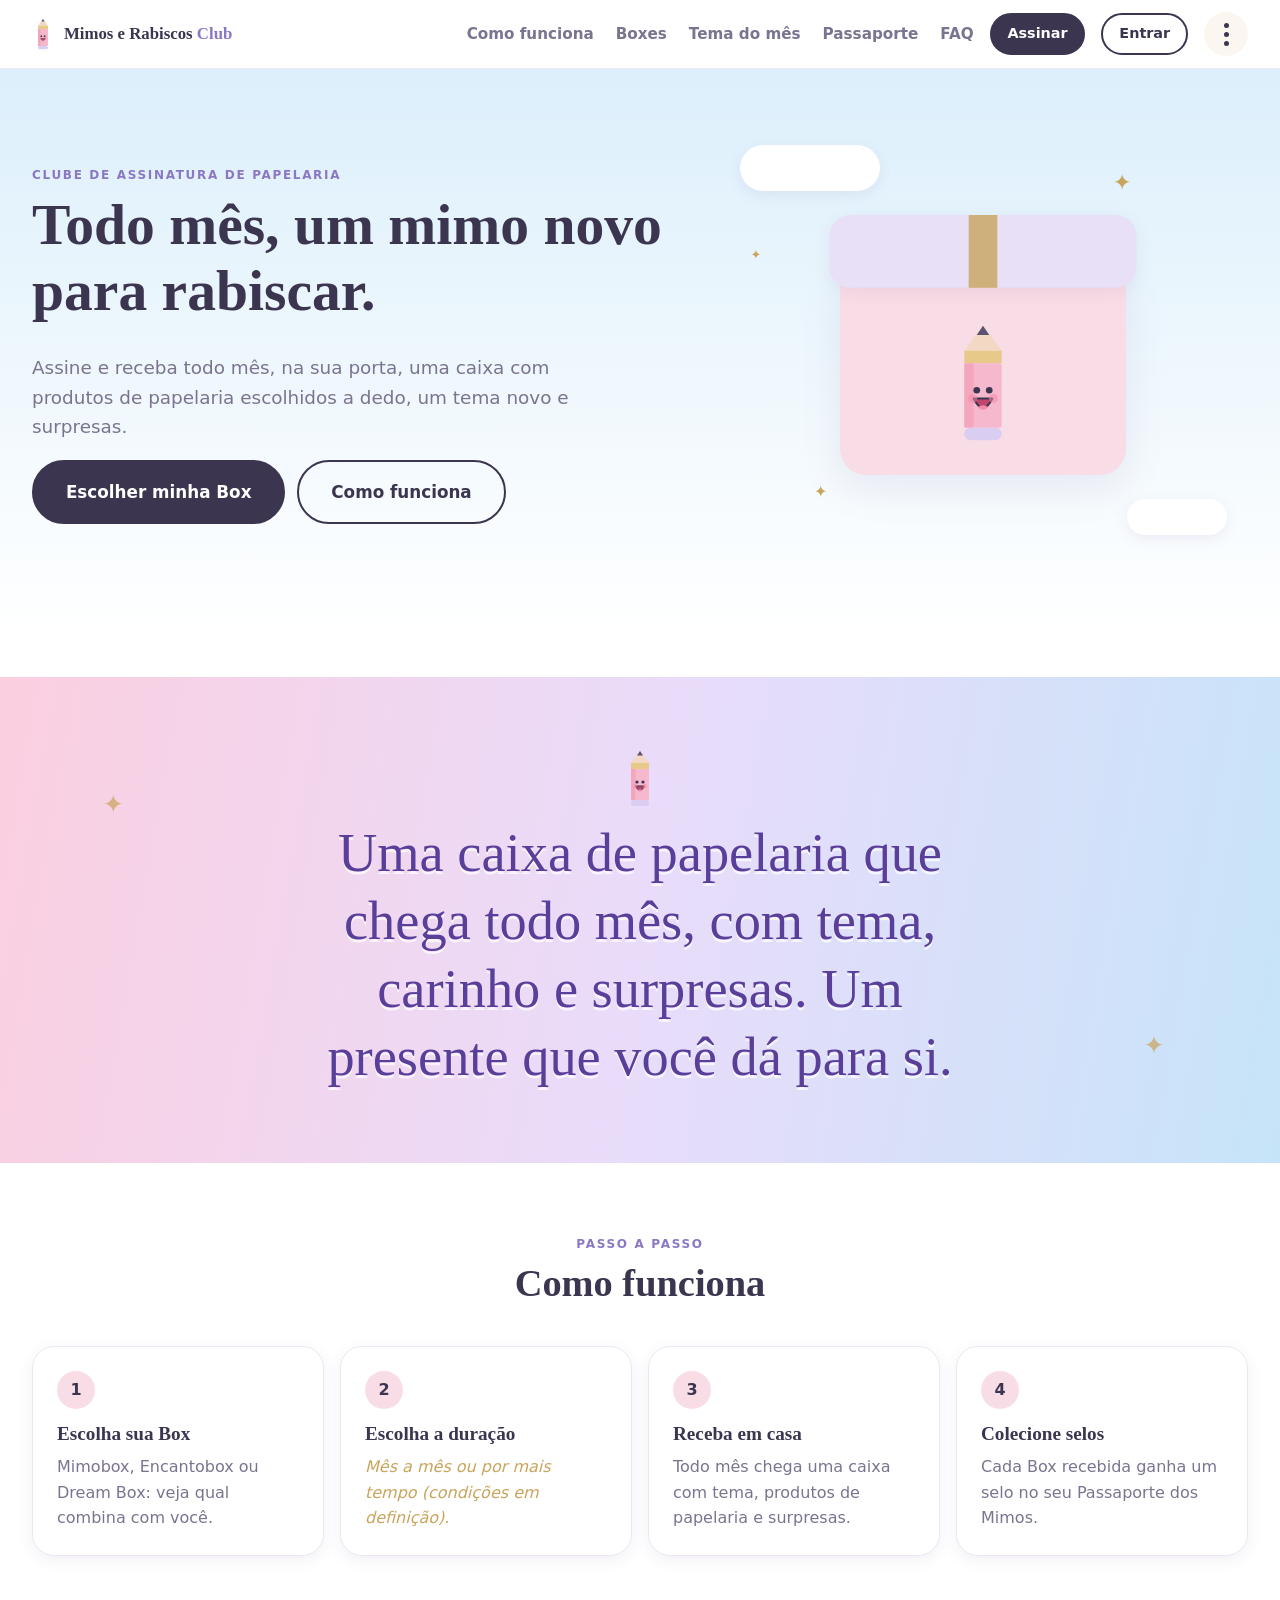
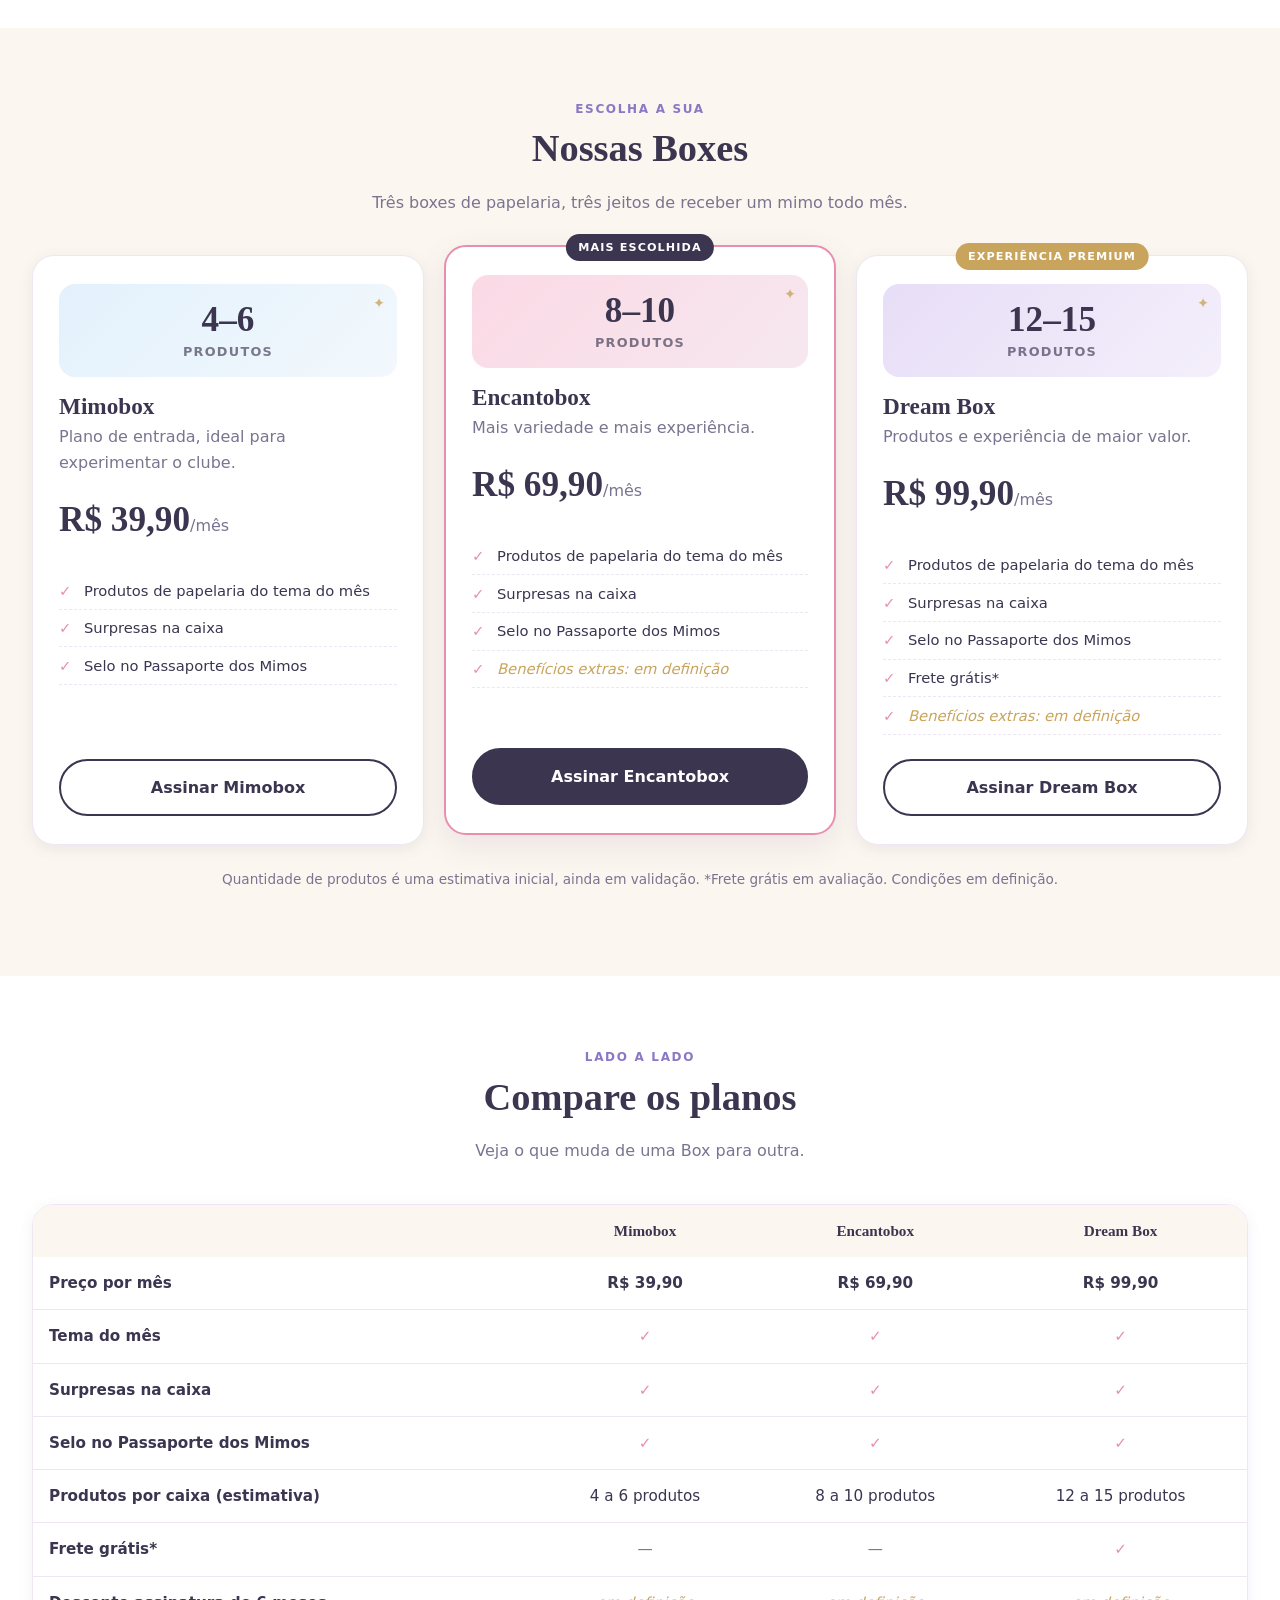
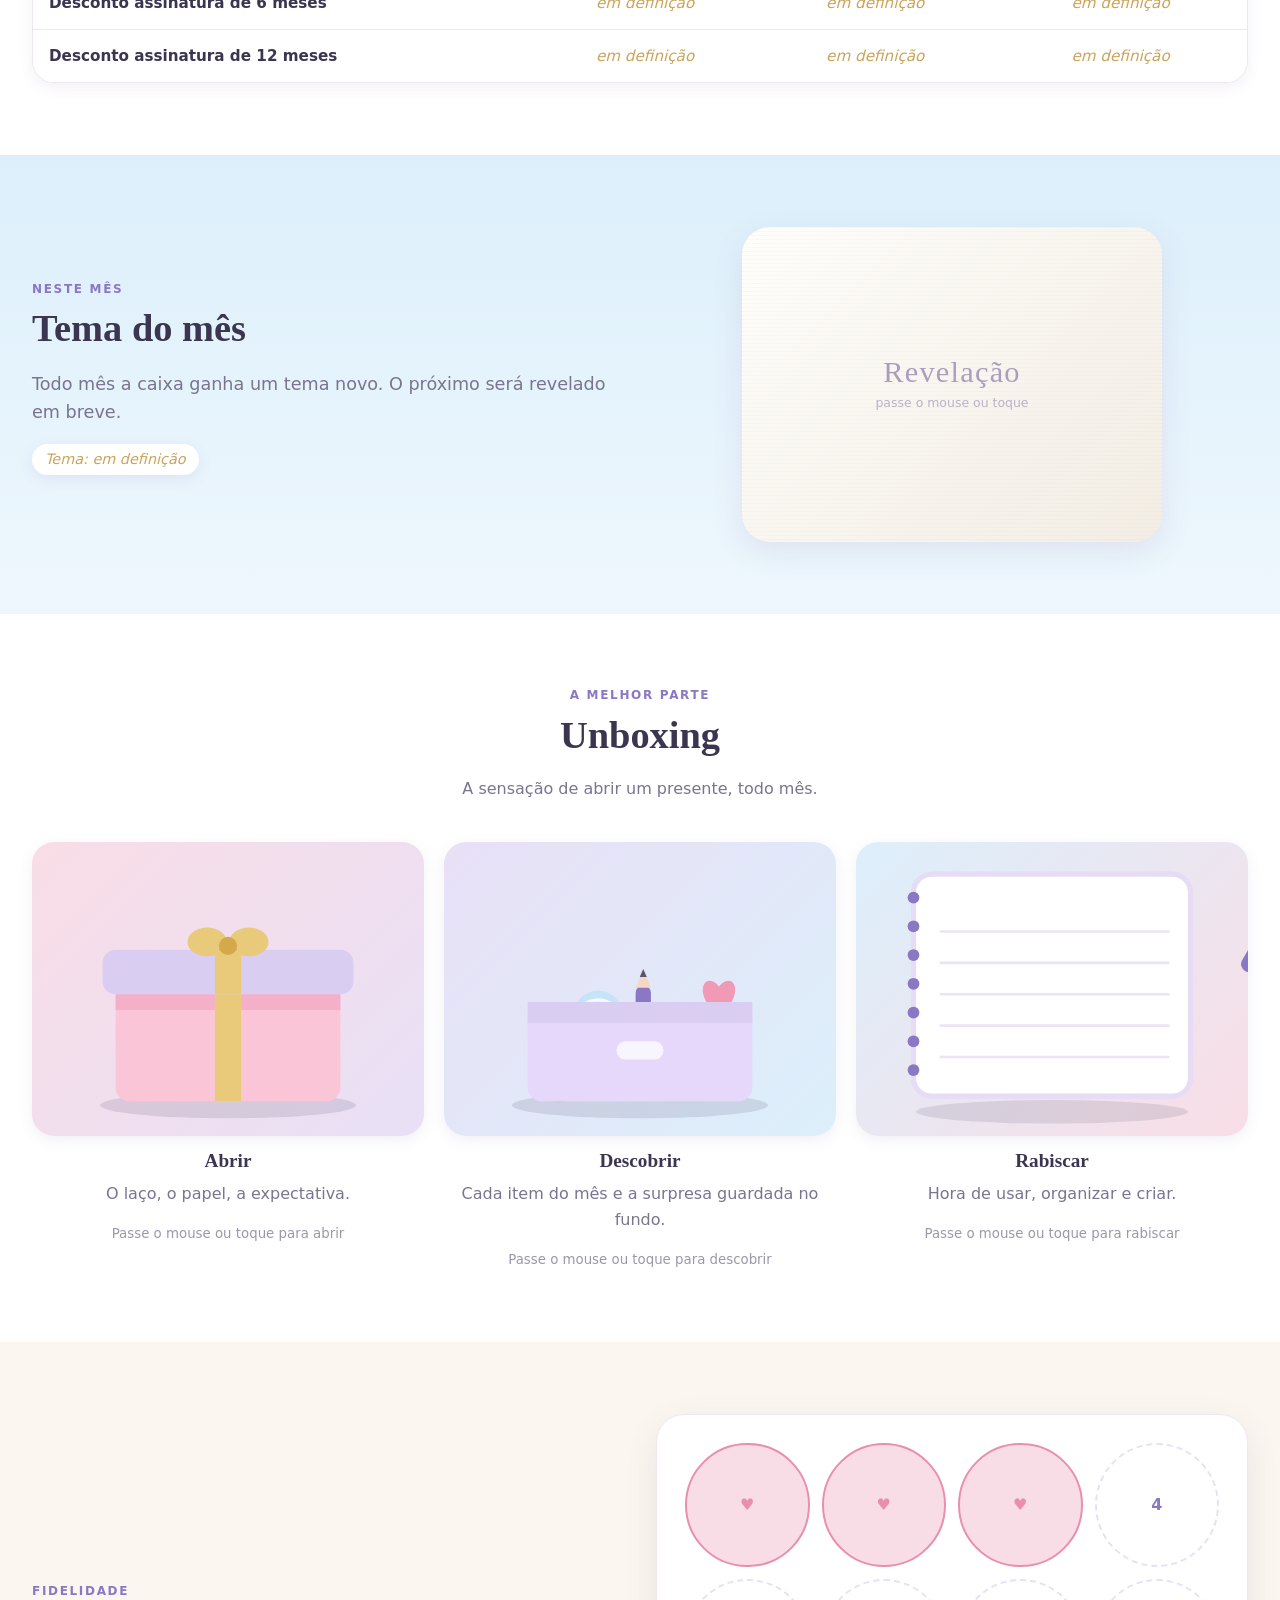
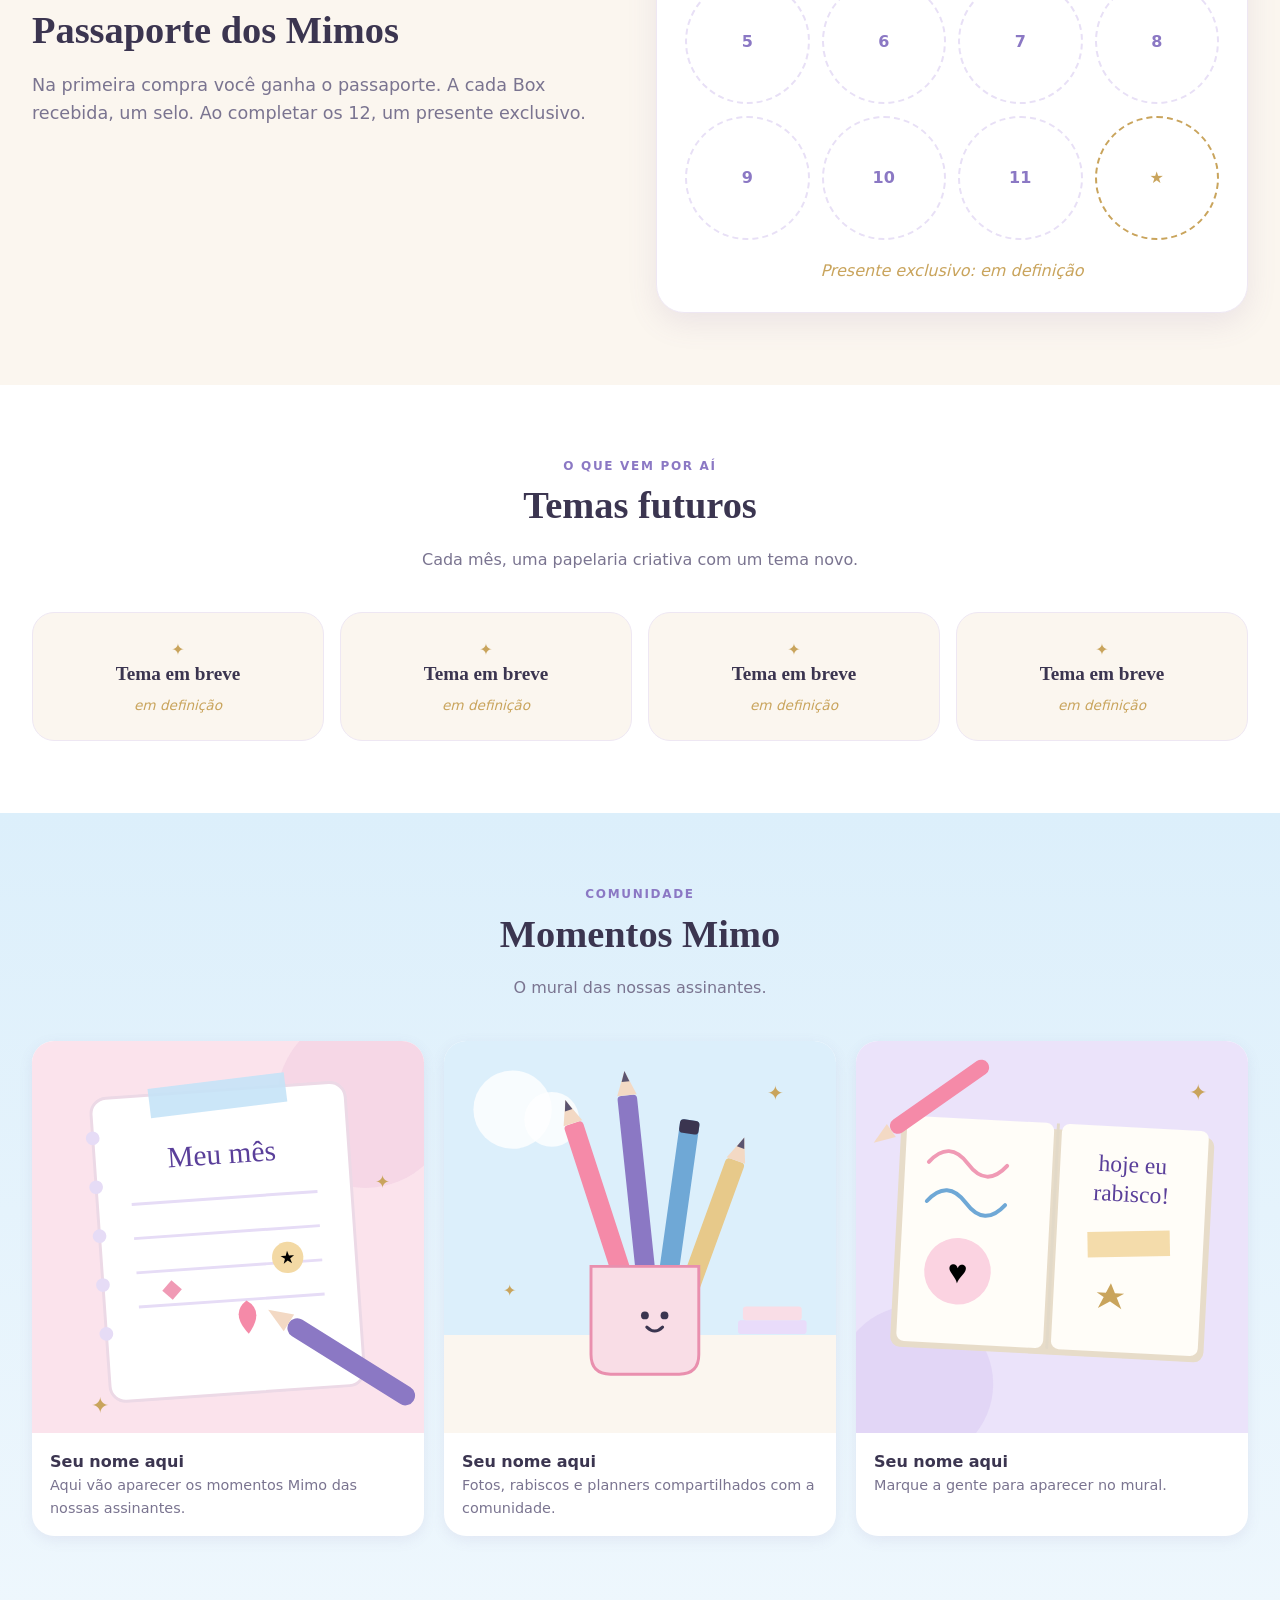
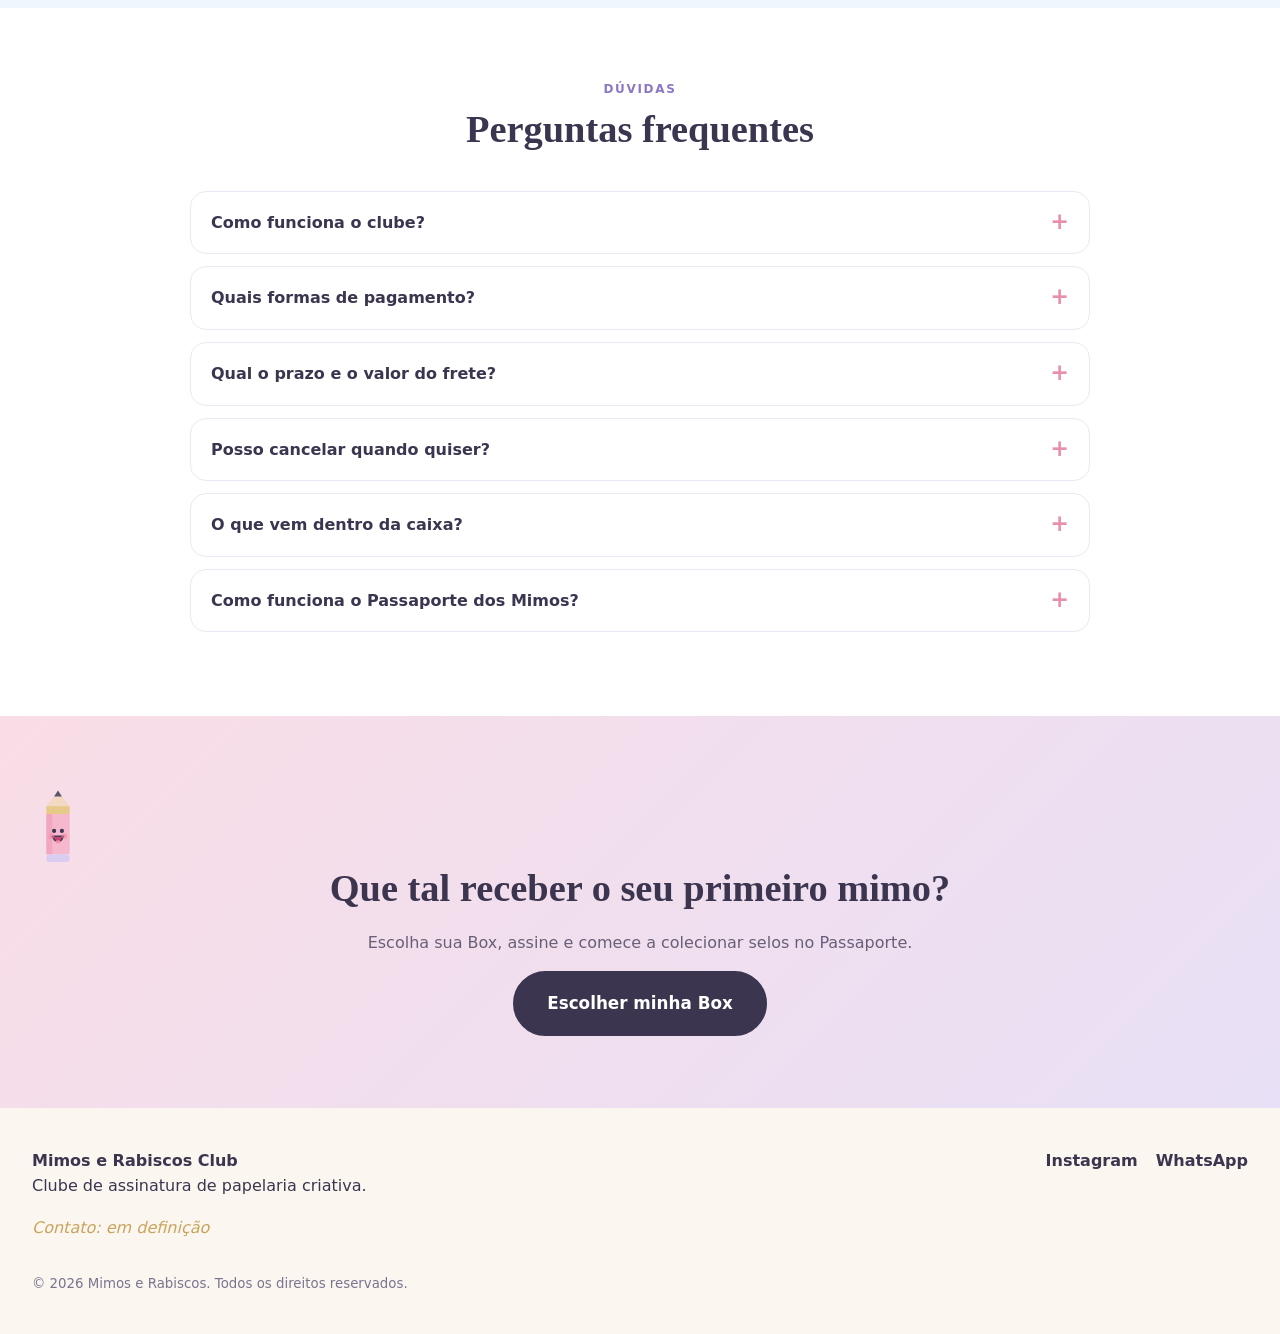
<file: index.html>
<!doctype html>
<html lang="pt-BR">
<head>
  <meta charset="utf-8">
  <meta name="viewport" content="width=device-width, initial-scale=1">
  <meta http-equiv="Content-Security-Policy" content="default-src 'self'; script-src 'self' https://cdn.jsdelivr.net; style-src 'self' 'unsafe-inline' https://fonts.googleapis.com; font-src https://fonts.gstatic.com; img-src 'self' data: blob: https://qrhpahmgcgimmrmlfdcj.supabase.co; connect-src 'self' https://qrhpahmgcgimmrmlfdcj.supabase.co wss://qrhpahmgcgimmrmlfdcj.supabase.co; object-src 'none'; base-uri 'self'; form-action 'self'">
  <meta name="referrer" content="strict-origin-when-cross-origin">
  <script src="js/theme-init.js"></script>
  <title>Mimos e Rabiscos Club | Assinatura de papelaria mensal</title>
  <meta name="description" content="Clube de assinatura de papelaria: receba todo mês uma caixa de papelaria com tema, produtos escolhidos e surpresas. Conheça a Mimobox, Encantobox e Dream Box.">
  <link rel="canonical" href="https://caua080519.github.io/mimos-e-rabiscos-club/">
  <meta name="theme-color" content="#dceffb">
  <meta property="og:type" content="website">
  <meta property="og:locale" content="pt_BR">
  <meta property="og:site_name" content="Mimos e Rabiscos Club">
  <meta property="og:title" content="Mimos e Rabiscos Club | Assinatura de papelaria mensal">
  <meta property="og:description" content="Todo mês, uma caixa de papelaria com tema, produtos escolhidos e surpresas na sua porta.">
  <meta property="og:url" content="https://caua080519.github.io/mimos-e-rabiscos-club/">
  <meta name="twitter:card" content="summary">
  <link rel="preconnect" href="https://fonts.googleapis.com">
  <link rel="preconnect" href="https://fonts.gstatic.com" crossorigin>
  <link href="https://fonts.googleapis.com/css2?family=Fraunces:opsz,wght@9..144,500;9..144,600&family=Nunito:wght@400;600;700&family=Chewy&display=swap" rel="stylesheet">
  <link rel="icon" href="assets/lapis.svg" type="image/svg+xml">
  <script type="application/ld+json">
  {"@context":"https://schema.org","@type":"Organization","name":"Mimos e Rabiscos Club","description":"Clube de assinatura de papelaria: uma caixa de papelaria com tema, produtos escolhidos e surpresas todo mês.","url":"https://caua080519.github.io/mimos-e-rabiscos-club/","logo":"https://caua080519.github.io/mimos-e-rabiscos-club/assets/lapis.svg"}
  </script>
  <link rel="stylesheet" href="css/styles.css">
</head>
<body>

<header class="header" id="top">
  <div class="container header__in">
    <a class="logo" href="#top" aria-label="Mimos e Rabiscos Club">
      <span data-mascot></span>
      <span>Mimos e Rabiscos <em>Club</em></span>
    </a>
    <nav class="nav" id="nav" aria-label="Principal"></nav>
    <a class="btn btn--small" href="assinar.html">Assinar</a>
    <button class="burger" id="burger" aria-label="Abrir menu" aria-expanded="false"><span></span><span></span></button>
  </div>
</header>

<main>
  <noscript><p class="noscript">Para ver as Boxes, os valores e o restante do conteúdo, ative o JavaScript no seu navegador.</p></noscript>
  <section class="hero">
    <div class="container hero__in">
      <div class="hero__text">
        <p class="eyebrow">Clube de assinatura de papelaria</p>
        <h1 id="hero-title"></h1>
        <p class="lead" id="hero-lead"></p>
        <div class="hero__cta">
          <a class="btn btn--lg" href="#boxes">Escolher minha Box</a>
          <a class="btn btn--ghost btn--lg" href="#como-funciona">Como funciona</a>
        </div>      </div>
      <div class="hero__art" aria-hidden="true">
        <div class="cloud cloud--a"></div>
        <div class="cloud cloud--b"></div>
        <div class="box-art">
          <div class="box-art__lid"></div>
          <div class="box-art__body">
            <span data-mascot class="mascot--hero"></span>
          </div>
        </div>
        <span class="spark spark--1">✦</span><span class="spark spark--2">✦</span><span class="spark spark--3">✦</span>
      </div>
    </div>
  </section>

  <section class="statement">
    <div class="container">
      <span data-mascot class="mascot--small"></span>
      <p class="statement__text"><mark id="statement"></mark></p>
    </div>
  </section>

  <section class="section" id="como-funciona">
    <div class="container">
      <header class="section__head">
        <p class="eyebrow">Passo a passo</p>
        <h2>Como funciona</h2>
      </header>
      <ol class="steps" id="steps"></ol>
    </div>
  </section>

  <section class="section section--tint" id="boxes">
    <div class="container">
      <header class="section__head">
        <p class="eyebrow">Escolha a sua</p>
        <h2>Nossas Boxes</h2>
        <p class="sub">Três boxes de papelaria, três jeitos de receber um mimo todo mês.</p>
      </header>
      <div class="plans" id="plans"></div>
      <p class="note" id="shipping-note"></p>
    </div>
  </section>

  <section class="section" id="comparacao">
    <div class="container">
      <header class="section__head">
        <p class="eyebrow">Lado a lado</p>
        <h2>Compare os planos</h2>
        <p class="sub">Veja o que muda de uma Box para outra.</p>
      </header>
      <p class="swipe-hint">Deslize para o lado para ver tudo →</p>
      <div class="table-wrap"><table class="compare" id="compare"></table></div>
    </div>
  </section>

  <section class="section section--sky" id="tema">
    <div class="container theme">
      <div>
        <p class="eyebrow">Neste mês</p>
        <h2 id="theme-name"></h2>
        <p class="lead" id="theme-text"></p>
        <p class="tag tbd" id="theme-month"></p>
      </div>
      <div class="theme__card tear" tabindex="0" role="button" aria-label="Passe o mouse ou toque para revelar o tema">
        <div class="tear__art" aria-hidden="true">
          <span data-mascot class="mascot--small"></span>
          <strong>Tema surpresa</strong>
          <small class="tbd">em definição</small>
          <i class="tear__spark tear__spark--1">✦</i><i class="tear__spark tear__spark--2">✦</i><i class="tear__spark tear__spark--3">✦</i>
        </div>
        <div class="tear__paper" aria-hidden="true"></div>
      </div>
    </div>
  </section>

  <section class="section" id="unboxing">
    <div class="container">
      <header class="section__head">
        <p class="eyebrow">A melhor parte</p>
        <h2>Unboxing</h2>
        <p class="sub">A sensação de abrir um presente, todo mês.</p>
      </header>
      <div class="unbox" id="unbox"></div>
    </div>
  </section>

  <section class="section section--tint" id="passaporte">
    <div class="container passport">
      <div class="passport__text">
        <p class="eyebrow">Fidelidade</p>
        <h2>Passaporte dos Mimos</h2>
        <p class="lead" id="passport-text"></p>
      </div>
      <div class="passport__card">
        <div class="stamps" id="stamps"></div>
        <p class="passport__gift tbd" id="passport-gift"></p>
      </div>
    </div>
  </section>

  <section class="section" id="temas">
    <div class="container">
      <header class="section__head">
        <p class="eyebrow">O que vem por aí</p>
        <h2>Temas futuros</h2>
        <p class="sub">Cada mês, uma papelaria criativa com um tema novo.</p>
      </header>
      <div class="future" id="future"></div>
    </div>
  </section>

  <section class="section section--sky" id="momentos">
    <div class="container">
      <header class="section__head">
        <p class="eyebrow">Comunidade</p>
        <h2>Momentos Mimo</h2>
        <p class="sub">O mural das nossas assinantes.</p>
      </header>
      <div class="moments" id="moments"></div>
    </div>
  </section>

  <section class="section" id="faq">
    <div class="container container--narrow">
      <header class="section__head">
        <p class="eyebrow">Dúvidas</p>
        <h2>Perguntas frequentes</h2>
      </header>
      <div class="faq" id="faq-list"></div>
    </div>
  </section>

  <section class="cta">
    <div class="container">
      <span data-mascot></span>
      <h2>Que tal receber o seu primeiro mimo?</h2>
      <p>Escolha sua Box, assine e comece a colecionar selos no Passaporte.</p>
      <a class="btn btn--lg" href="#boxes">Escolher minha Box</a>
    </div>
  </section>
</main>

<footer class="footer">
  <div class="container footer__in">
    <div>
      <strong id="f-brand"></strong>
      <p>Clube de assinatura de papelaria criativa.</p>
      <p id="f-contact"></p>
    </div>
    <div class="footer__links" id="f-social"></div>
    <small>© <span id="year"></span> Mimos e Rabiscos. Todos os direitos reservados.</small>
  </div>
</footer>

<a class="sticky-cta" id="sticky-cta" href="#boxes" aria-hidden="true" tabindex="-1">Escolher minha Box</a>

<script src="js/data.js"></script>
<script src="js/unbox-art.js"></script>
<script src="js/app.js"></script>
<script src="js/menu.js"></script>
</body>
</html>
</file>
<file: css/styles.css>
:root {
  --white: #ffffff;
  --beige: #fbf6ef;
  --pink: #f9dde6;
  --pink-d: #e98fae;
  --lilac: #e8e0f6;
  --lilac-d: #8b78c4;
  --sky: #dcefFb;
  --sky-d: #6fa8d6;
  --gold: #c9a45c;
  --ink: #3b3550;
  --muted: #7a7490;
  --line: #eee7f3;
  --radius: 22px;
  --shadow: 0 10px 30px rgba(120, 100, 160, .12);
  --shadow-s: 0 4px 14px rgba(120, 100, 160, .1);
  --font-h: "Fraunces", Georgia, serif;
  --font-b: "Nunito", system-ui, sans-serif;
}
*, *::before, *::after { box-sizing: border-box; }
html { scroll-behavior: smooth; scroll-padding-top: 80px; }
body {
  margin: 0; font-family: var(--font-b); color: var(--ink); background: var(--white);
  line-height: 1.6; font-size: 16px; -webkit-font-smoothing: antialiased;
}
img { max-width: 100%; height: auto; }
[hidden] { display: none !important; }
h1, h2, h3 { font-family: var(--font-h); font-weight: 600; line-height: 1.15; margin: 0 0 .5em; }
h1 { font-size: clamp(2.2rem, 7vw, 3.6rem); }
h2 { font-size: clamp(1.7rem, 4.5vw, 2.4rem); }
h3 { font-size: 1.2rem; }
p { margin: 0 0 1em; }
a { color: inherit; }
.container { width: min(1120px, 100% - 32px); margin-inline: auto; }
.container--narrow { width: min(760px, 100% - 32px); }

.eyebrow { text-transform: uppercase; letter-spacing: .14em; font-size: .75rem; font-weight: 700; color: var(--lilac-d); margin-bottom: .6em; }
.lead { font-size: 1.1rem; color: var(--muted); max-width: 52ch; }
.sub { color: var(--muted); }
.note { text-align: center; color: var(--muted); font-size: .85rem; margin-top: 1.5rem; }
.tbd { color: var(--gold); font-style: italic; }
.tag { display: inline-block; background: var(--white); border-radius: 999px; padding: .3em .9em; box-shadow: var(--shadow-s); font-size: .9rem; }

/* Botões */
.btn {
  display: inline-block; background: var(--ink); color: var(--white); text-decoration: none;
  padding: .85em 1.6em; border-radius: 999px; font-weight: 700; border: 2px solid var(--ink);
  transition: transform .15s, box-shadow .15s; text-align: center; cursor: pointer;
}
.btn:hover { transform: translateY(-2px); box-shadow: var(--shadow); }
.btn--ghost { background: transparent; color: var(--ink); }
.btn--small { padding: .5em 1.1em; font-size: .9rem; }

/* Header */
.header { position: sticky; top: 0; z-index: 20; background: rgba(255,255,255,.88); backdrop-filter: blur(10px); border-bottom: 1px solid var(--line); }
.header__in { display: flex; align-items: center; gap: 16px; height: 68px; }
.logo { display: flex; align-items: center; gap: 10px; text-decoration: none; font-family: var(--font-h); font-weight: 600; font-size: 1.05rem; margin-right: auto; }
.logo em { font-style: normal; color: var(--lilac-d); }
.nav { display: none; gap: 22px; }
.nav a { text-decoration: none; font-weight: 600; font-size: .95rem; color: var(--muted); }
.nav a:hover, .nav a.is-active { color: var(--ink); }
.nav a { position: relative; }
.nav a.is-active::after { content: ""; position: absolute; left: 0; right: 0; bottom: -6px; height: 2px; border-radius: 2px; background: var(--pink-d); }
.burger { width: 42px; height: 42px; border: 0; background: var(--beige); border-radius: 50%; display: grid; place-content: center; gap: 5px; cursor: pointer; }
.burger span { width: 18px; height: 2px; background: var(--ink); display: block; border-radius: 2px; }
.menu-open .nav { display: flex; flex-direction: column; position: absolute; top: 68px; left: 0; right: 0; background: var(--white); padding: 18px 24px 24px; gap: 14px; box-shadow: var(--shadow); }
@media (min-width: 880px) { .nav { display: flex; } .burger { display: none; } }

/* Hero */
.hero { background: linear-gradient(180deg, var(--sky) 0%, var(--white) 100%); padding: 56px 0 72px; overflow: hidden; }
.hero__in { display: grid; gap: 40px; align-items: center; }
.hero__cta { display: flex; flex-wrap: wrap; gap: 12px; margin-top: 8px; }
.hero__art { position: relative; height: 300px; }
.cloud { position: absolute; background: var(--white); border-radius: 999px; box-shadow: var(--shadow-s); }
.cloud--a { width: 140px; height: 46px; top: 20px; left: 4%; }
.cloud--b { width: 100px; height: 36px; bottom: 30px; right: 4%; }
.box-art { position: absolute; inset: 0; margin: auto; width: 220px; height: 200px; }
.box-art__lid { position: absolute; top: 0; left: -8px; right: -8px; height: 56px; background: var(--lilac); border-radius: 16px; box-shadow: var(--shadow-s); }
.box-art__lid::after { content: ""; position: absolute; left: 50%; top: 0; bottom: 0; width: 22px; margin-left: -11px; background: var(--gold); opacity: .8; }
.box-art__body { position: absolute; top: 48px; left: 0; right: 0; bottom: 0; background: var(--pink); border-radius: 0 0 20px 20px; box-shadow: var(--shadow); display: grid; place-items: center; padding-top: 12px; }
.spark { position: absolute; color: var(--gold); }
.spark--1 { top: 40px; right: 22%; font-size: 1.4rem; }
.spark--2 { bottom: 60px; left: 18%; font-size: 1rem; }
.spark--3 { top: 120px; left: 6%; font-size: .8rem; }
@media (min-width: 880px) { .hero__in { grid-template-columns: 1.1fr .9fr; } .hero__art { height: 380px; } .box-art { transform: scale(1.3); } }

/* Frase */
.statement { text-align: center; }

/* Seções */
.section { padding: 72px 0; }
.section--tint { background: var(--beige); }
.section--sky { background: linear-gradient(180deg, var(--sky), #eef7fd); }
.section__head { text-align: center; max-width: 560px; margin: 0 auto 40px; }

/* Passos */
.steps { list-style: none; padding: 0; margin: 0; display: grid; gap: 16px; }
.step { background: var(--white); border: 1px solid var(--line); border-radius: var(--radius); padding: 24px; box-shadow: var(--shadow-s); }
.step p { color: var(--muted); margin: 0; }
.step__n { display: grid; place-items: center; width: 38px; height: 38px; border-radius: 50%; background: var(--pink); color: var(--ink); font-weight: 700; margin-bottom: 14px; }
@media (min-width: 760px) { .steps { grid-template-columns: repeat(4, 1fr); } }

/* Planos */
.plans { display: grid; gap: 20px; align-items: stretch; }
.plan { position: relative; background: var(--white); border-radius: var(--radius); padding: 36px 26px 28px; box-shadow: var(--shadow-s); display: flex; flex-direction: column; border: 1px solid var(--line); }
.plan--hl { border: 2px solid var(--pink-d); box-shadow: var(--shadow); }
.plan__badge { position: absolute; top: -13px; left: 50%; transform: translateX(-50%); background: var(--ink); color: var(--white); font-size: .7rem; font-weight: 700; letter-spacing: .1em; padding: .4em 1.1em; border-radius: 999px; white-space: nowrap; }
.plan:nth-child(3) .plan__badge { background: var(--gold); }
.plan__blurb { color: var(--muted); }
.plan__price strong { font-family: var(--font-h); font-size: 2.2rem; }
.plan__price span { color: var(--muted); }
.plan ul { list-style: none; padding: 0; margin: 8px 0 24px; flex: 1; }
.plan li { padding: .45em 0 .45em 1.7em; position: relative; border-bottom: 1px dashed var(--line); font-size: .95rem; }
.plan li::before { content: "✓"; position: absolute; left: 0; color: var(--pink-d); font-weight: 700; }
@media (min-width: 880px) { .plans { grid-template-columns: repeat(3, 1fr); } .plan--hl { transform: translateY(-10px); } }

/* Comparação */
.table-wrap { overflow-x: auto; border-radius: var(--radius); box-shadow: var(--shadow-s); border: 1px solid var(--line); }
.compare { width: 100%; border-collapse: collapse; min-width: 560px; background: var(--white); }
.compare th, .compare td { padding: 14px 16px; text-align: center; border-bottom: 1px solid var(--line); font-size: .95rem; }
.compare thead th { background: var(--beige); font-family: var(--font-h); }
.compare tbody th { text-align: left; font-weight: 600; }
.compare tr:last-child > * { border-bottom: 0; }
.yes { color: var(--pink-d); font-weight: 700; }
.no { color: var(--muted); }

/* Tema do mês */
.theme { display: grid; gap: 32px; align-items: center; }
.theme__card { aspect-ratio: 4/3; max-width: 420px; width: 100%; margin-inline: auto; background: var(--white); border-radius: 28px; box-shadow: var(--shadow); display: grid; place-content: center; text-align: center; border: 2px dashed var(--lilac); }
.theme__card span { font-family: var(--font-h); font-size: 4rem; color: var(--lilac-d); line-height: 1; }
.theme__card small { color: var(--muted); }
@media (min-width: 880px) { .theme { grid-template-columns: 1fr 1fr; } }

/* Unboxing */
.unbox { display: grid; gap: 20px; }
.unbox__item { text-align: center; }
.unbox__ph { aspect-ratio: 4/3; border-radius: var(--radius); background: linear-gradient(135deg, var(--pink), var(--lilac)); display: grid; place-items: center; font-family: var(--font-h); font-size: 3rem; color: var(--white); margin-bottom: 14px; box-shadow: var(--shadow-s); }
.unbox__item p { color: var(--muted); }
@media (min-width: 760px) { .unbox { grid-template-columns: repeat(3, 1fr); } }

/* Passaporte */
.passport { display: grid; gap: 32px; align-items: center; }
.passport__card { background: var(--white); border-radius: 28px; padding: 28px; box-shadow: var(--shadow); border: 1px solid var(--line); }
.stamps { display: grid; grid-template-columns: repeat(4, 1fr); gap: 12px; }
.stamp { aspect-ratio: 1; border-radius: 50%; border: 2px dashed var(--lilac); display: grid; place-items: center; color: var(--lilac-d); font-weight: 700; }
.stamp--on { background: var(--pink); border: 2px solid var(--pink-d); color: var(--pink-d); }
.stamp--gift { border-color: var(--gold); color: var(--gold); }
.passport__gift { text-align: center; margin: 18px 0 0; }
@media (min-width: 880px) { .passport { grid-template-columns: 1fr 1fr; } }

/* Temas futuros */
.future { display: grid; gap: 16px; grid-template-columns: repeat(2, 1fr); }
.future__card { background: var(--beige); border-radius: var(--radius); padding: 24px 16px; text-align: center; border: 1px solid var(--line); }
.future__lock { color: var(--gold); }
.future__card p { margin: 0; font-size: .85rem; }
@media (min-width: 760px) { .future { grid-template-columns: repeat(4, 1fr); } }

/* Momentos */
.moments { display: grid; gap: 20px; }
.moment { margin: 0; background: var(--white); border-radius: var(--radius); overflow: hidden; box-shadow: var(--shadow-s); }
.moment__img { display: block; width: 100%; aspect-ratio: 1; object-fit: cover; }
.moment__ph { aspect-ratio: 1; background: linear-gradient(135deg, var(--sky), var(--lilac)); }
.moment figcaption { padding: 16px 18px; }
.moment p { margin: 0; color: var(--muted); font-size: .9rem; }
@media (min-width: 760px) { .moments { grid-template-columns: repeat(3, 1fr); } }

/* FAQ */
.faq details { background: var(--white); border: 1px solid var(--line); border-radius: 16px; margin-bottom: 12px; padding: 0 20px; }
.faq summary { cursor: pointer; padding: 18px 0; font-weight: 700; list-style: none; display: flex; justify-content: space-between; gap: 12px; }
.faq summary::-webkit-details-marker { display: none; }
.faq summary::after { content: "+"; color: var(--pink-d); font-size: 1.4rem; line-height: 1; }
.faq details[open] summary::after { content: "–"; }
.faq details p { color: var(--muted); padding-bottom: 6px; }

/* CTA */
.cta { background: linear-gradient(135deg, var(--pink), var(--lilac)); text-align: center; padding: 72px 0; }
.cta p { color: var(--ink); opacity: .75; }

/* Footer */
.footer { padding: 40px 0; background: var(--beige); }
.footer__in { display: grid; gap: 16px; }
.footer__links { display: flex; gap: 18px; }
.footer__links a { text-decoration: none; font-weight: 600; }
.footer small { color: var(--muted); }
@media (min-width: 760px) { .footer__in { grid-template-columns: 1fr auto; } .footer small { grid-column: 1 / -1; } }

/* ===== Dinamismo ===== */

/* Mascote sorrindo */
.mascot { display: block; overflow: visible; }
.mascot--hero .mascot { width: 64px; height: 96px; }
.mascot--small .mascot { width: 40px; height: 60px; margin-inline: auto; }
.mascot__grin { opacity: 0; transform-origin: 40px 78px; transform: scale(.6); transition: opacity .2s, transform .25s cubic-bezier(.3,1.6,.5,1); }
.mascot__smile { transition: opacity .15s; }
.mascot__cheek { transform-box: fill-box; transform-origin: center; transition: transform .25s; }
.mascot__eyes { transform-box: fill-box; transform-origin: center; animation: blink 5s infinite; }
.mascot__body { transform-box: fill-box; transform-origin: 50% 100%; }
.mascot:hover .mascot__grin, .mascot--hero .mascot__grin { }
.mascot:hover .mascot__grin, .mascot.is-smiling .mascot__grin { opacity: 1; transform: scale(1); }
.mascot:hover .mascot__smile, .mascot.is-smiling .mascot__smile { opacity: 0; }
.mascot:hover .mascot__cheek, .mascot.is-smiling .mascot__cheek { transform: scale(1.35); }
.mascot:hover .mascot__body { animation: wiggle .5s ease-in-out; }
.mascot--hero .mascot { animation: grin-loop 6s infinite; }
@keyframes blink { 0%, 92%, 100% { transform: scaleY(1); } 95% { transform: scaleY(.1); } }
@keyframes wiggle { 0%, 100% { transform: rotate(0); } 25% { transform: rotate(-6deg); } 75% { transform: rotate(6deg); } }
@keyframes grin-loop { 0%, 70%, 100% { transform: translateY(0); } 76% { transform: translateY(-6px); } 82% { transform: translateY(0); } }
.mascot--hero .mascot .mascot__grin { animation: grin-idle 6s infinite; }
.mascot--hero .mascot .mascot__smile { animation: smile-idle 6s infinite; }
@keyframes grin-idle { 0%, 72%, 90%, 100% { opacity: 0; transform: scale(.6); } 76%, 86% { opacity: 1; transform: scale(1); } }
@keyframes smile-idle { 0%, 72%, 90%, 100% { opacity: 1; } 76%, 86% { opacity: 0; } }
.mascot--hero .mascot:hover .mascot__grin { animation: none; opacity: 1; transform: scale(1); }
.mascot--hero .mascot:hover .mascot__smile { animation: none; opacity: 0; }

/* Todos os lapisinhos riem o tempo todo */
.mascot .mascot__grin { opacity: 1 !important; transform: scale(1); animation: ha 2.4s ease-in-out infinite !important; }
.mascot .mascot__smile { opacity: 0 !important; animation: none !important; }
.mascot .mascot__cheek { transform: scale(1.3); }
.mascot .mascot__body { animation: laugh 2.4s ease-in-out infinite; }
.mascot:hover .mascot__body { animation: wiggle .5s ease-in-out infinite; }
@keyframes ha { 0%, 55%, 100% { transform: scale(1, 1); } 62%, 74% { transform: scale(1.08, .65); } 68%, 80% { transform: scale(1.08, 1); } }
@keyframes laugh {
  0%, 55%, 100% { transform: translateY(0) rotate(0); }
  60% { transform: translateY(-4px) rotate(-3deg); } 66% { transform: translateY(0) rotate(3deg); }
  72% { transform: translateY(-4px) rotate(-3deg); } 78% { transform: translateY(0) rotate(2deg); }
}
.logo .mascot { width: 22px; height: 33px; }
.cta .mascot { width: 52px; height: 78px; }

/* Caixa do hero abre ao passar o mouse */
.box-art__lid { z-index: 2; transform-origin: 0 100%; transition: transform .45s cubic-bezier(.3,1.4,.5,1); }
.box-art__body { overflow: visible; }
.box-art__body .mascot--hero { transition: transform .45s cubic-bezier(.3,1.4,.5,1); }
.hero__art { pointer-events: auto; }
@media (hover: hover) {
  .hero__art:hover .box-art__lid { transform: translateY(-26px) rotate(-14deg); }
  .hero__art:hover .box-art__body .mascot--hero { transform: translateY(-34px) scale(1.15); }
}
.box-art__body { z-index: 1; }
.spark { animation: twinkle 3s ease-in-out infinite; }
.spark--2 { animation-delay: .8s; } .spark--3 { animation-delay: 1.6s; }
.cloud--a { animation: float 7s ease-in-out infinite; } .cloud--b { animation: float 9s ease-in-out infinite reverse; }
@keyframes twinkle { 0%, 100% { opacity: .35; transform: scale(.8); } 50% { opacity: 1; transform: scale(1.3); } }
@keyframes float { 0%, 100% { transform: translateX(0); } 50% { transform: translateX(14px); } }

/* Frase de posicionamento: maior, outra fonte, cores e faixa */
/* Faixa de ponta a ponta atrás da frase. Para usar a fonte Porky's de verdade, coloque o arquivo em assets/fonts/Porkys.ttf */
@font-face { font-family: "Porkys"; src: local("Porkys"), local("Porky's"); /* para usar o arquivo: acrescente , url("../assets/fonts/Porkys.ttf") format("truetype") */ font-display: swap; }
.statement { padding: 72px 0; margin: 40px 0 0; position: relative; overflow: hidden;
  background: linear-gradient(100deg, #fbcfe0 0%, #e9dcfa 50%, #c6e4f8 100%); }
.statement::before, .statement::after { content: "✦"; position: absolute; color: var(--gold); font-size: 1.6rem; opacity: .7; animation: twinkle 3s infinite; }
.statement::before { top: 22%; left: 8%; } .statement::after { bottom: 20%; right: 9%; animation-delay: 1.2s; }
.statement .container { display: grid; justify-items: center; gap: 10px; position: relative; }
.statement__text { font-family: "Porkys", "Chewy", cursive; font-weight: 400; font-size: clamp(1.9rem, 5.4vw, 3.4rem); line-height: 1.25; max-width: 24ch; margin: 0 auto; color: #5a3f9a; text-shadow: 0 3px 0 rgba(255, 255, 255, .7); }
.statement__text mark { background: none; color: inherit; padding: 0; }

/* Passar o mouse: cresce */
.step, .plan, .future__card, .moment, .unbox__item, .faq details, .btn, .stat {
  transition: transform .7s cubic-bezier(.22, .61, .36, 1), box-shadow .7s ease, background .7s ease;
}
@media (hover: hover) {
  .step:hover { transform: translateY(-5px) scale(1.03); box-shadow: var(--shadow); background: linear-gradient(160deg, #fff, var(--pink)); }
  .step:hover .step__n { background: var(--ink); color: var(--white); transform: rotate(-6deg) scale(1.08); }
  .step__n { transition: transform .7s cubic-bezier(.22, .61, .36, 1), background .7s, color .7s; }
  .plan:hover { transform: translateY(-6px) scale(1.03); box-shadow: 0 16px 36px rgba(120, 100, 160, .2); z-index: 2; }
  .plan--hl:hover { transform: translateY(-16px) scale(1.035); }
  .unbox__item:hover { transform: translateY(-5px) scale(1.03); }
  .unbox__item:hover .unbox__ph { box-shadow: var(--shadow); }
  .future__card:hover { transform: translateY(-5px) scale(1.04) rotate(-1deg); box-shadow: var(--shadow); background: var(--lilac); }
  .moment:hover { transform: translateY(-5px) scale(1.03); box-shadow: var(--shadow); }
  .faq details:hover { transform: scale(1.01); box-shadow: var(--shadow-s); }
  .btn:active { transform: scale(.97); }
}
.faq details[open] { box-shadow: var(--shadow-s); }

/* Tema do mês: papel que rasga */
.theme__card.tear { position: relative; display: block; overflow: hidden; border: 0; cursor: pointer; padding: 0; aspect-ratio: 4/3; }
.tear:focus-visible { outline: 3px solid var(--lilac-d); outline-offset: 3px; }
.tear__art { position: absolute; inset: 0; display: grid; place-content: center; justify-items: center; gap: 4px; text-align: center; background: radial-gradient(circle at 50% 40%, #fff 0%, var(--pink) 55%, var(--lilac) 100%); }
.tear__art strong { font-family: "Porkys", "Chewy", cursive; font-weight: 400; font-size: 1.9rem; color: #5a3f9a; line-height: 1; }
.tear__art .mascot { width: 58px; height: 87px; }
.glit { position: absolute; left: 50%; top: 40%; width: var(--s); height: var(--s); background: var(--c); opacity: 0; pointer-events: none;
  clip-path: polygon(50% 0, 62% 38%, 100% 50%, 62% 62%, 50% 100%, 38% 62%, 0 50%, 38% 38%); }
.tear:hover .glit, .tear:focus-visible .glit, .tear.is-open .glit { animation: burst 1.8s var(--d) ease-out infinite; }
@keyframes burst {
  0% { opacity: 0; transform: translate(-50%, -50%) scale(0) rotate(0); }
  12% { opacity: 1; transform: translate(-50%, -50%) scale(1.1) rotate(40deg); }
  100% { opacity: 0; transform: translate(calc(-50% + var(--dx)), calc(-50% + var(--dy))) scale(.3) rotate(260deg); }
}
.tear__art small { font-size: .85rem; }
.tear__spark { position: absolute; color: var(--gold); font-style: normal; animation: twinkle 2.6s infinite; }
.tear__spark--1 { top: 16%; left: 16%; } .tear__spark--2 { top: 24%; right: 14%; animation-delay: .7s; } .tear__spark--3 { bottom: 16%; right: 24%; animation-delay: 1.4s; }

/* Papel que rasga de cima para baixo: faixas com borda irregular saem uma depois da outra (geradas em js/app.js) */
.tear__paper { position: absolute; inset: -2px; z-index: 2; pointer-events: none; transition: filter .3s; }
.tear:hover .tear__paper, .tear:focus-visible .tear__paper, .tear.is-open .tear__paper { filter: drop-shadow(0 2px 3px rgba(60, 40, 90, .28)); }
.tear__piece { position: absolute; inset: 0; display: grid; place-content: center; justify-items: center; gap: 6px; text-align: center;
  background: repeating-linear-gradient(0deg, rgba(120, 100, 80, .035) 0 1px, transparent 1px 4px), linear-gradient(135deg, #fffefb, #f3ede4);
  transition: transform .7s cubic-bezier(.4, 0, .2, 1); }
.tear__piece span { font-family: "Porkys", "Chewy", cursive; font-size: 1.9rem; color: #a99fbd; letter-spacing: .04em; }
.tear__piece small { font-size: .78rem; color: #b9b1c9; }
.tear:hover .tear__piece, .tear:focus-visible .tear__piece, .tear.is-open .tear__piece { transition: transform .95s cubic-bezier(.5, -.3, .3, 1) var(--delay); }
.tear:hover .tear__piece--l, .tear:focus-visible .tear__piece--l, .tear.is-open .tear__piece--l { transform: translateX(-120%) rotate(var(--rot)); }
.tear:hover .tear__piece--r, .tear:focus-visible .tear__piece--r, .tear.is-open .tear__piece--r { transform: translateX(120%) rotate(calc(var(--rot) * -1)); }

/* Entrada ao rolar (só com JS ativo) */
.js .reveal { opacity: 0; transform: translateY(26px); transition: opacity .7s ease, transform .7s cubic-bezier(.2, .8, .3, 1); }
.js .reveal.in { opacity: 1; transform: none; }

/* ===== Revisão: hero, Boxes, conversão e celular ===== */
:focus-visible { outline: 3px solid var(--lilac-d); outline-offset: 3px; border-radius: 6px; }
.btn--lg { padding: 1em 1.9em; font-size: 1.05rem; min-height: 52px; }
.hero__text .lead { font-size: 1.15rem; max-width: 46ch; }

/* Cards das Boxes: topo colorido com a quantidade de produtos */
.plan { padding-top: 28px; }
.plan__art { border-radius: 16px; padding: 18px 12px 14px; text-align: center; margin-bottom: 16px; position: relative; overflow: hidden; }
.plan__art::after { content: "✦"; position: absolute; top: 8px; right: 12px; color: var(--gold); opacity: .8; font-size: .9rem; }
.plan__art strong { display: block; font-family: var(--font-h); font-size: 2.2rem; line-height: 1; color: var(--ink); }
.plan__art span { font-size: .8rem; font-weight: 700; letter-spacing: .1em; text-transform: uppercase; color: var(--ink); opacity: .65; }
.plan__art--mimobox { background: linear-gradient(135deg, #e3f1fc, #f2f8fd); }
.plan__art--encantobox { background: linear-gradient(135deg, #fbd9e5, #f6e8ef); }
.plan__art--dream-box { background: linear-gradient(135deg, #e7def7, #f4effb); }
.plan h3 { font-size: 1.45rem; margin-bottom: .2em; }
.plan li { font-size: .92rem; }
.swipe-hint { display: none; text-align: center; font-size: .8rem; color: var(--muted); margin: 0 0 8px; }

/* CTA fixo (só celular) */
.sticky-cta { display: none; }

@media (max-width: 760px) {
  body { font-size: 16.5px; }
  .section { padding: 56px 0; }
  .section__head { margin-bottom: 28px; }
  .hero { padding: 36px 0 52px; }
  .hero__cta .btn { flex: 1 1 100%; }
  .hero__art { height: 230px; }
  .plan__badge { font-size: .66rem; }
  .plans { gap: 28px; }
  .swipe-hint { display: block; }
  .compare th, .compare td { padding: 12px 12px; }
  .burger { width: 44px; height: 44px; }
  .btn--small { min-height: 40px; display: inline-flex; align-items: center; justify-content: center; }
  .logo { min-height: 44px; }
  .footer__links a { display: inline-block; padding: .7em .4em; margin: 0 -.4em; }
  .plan__badge { font-size: .72rem; }
  /* Tabela comparativa: a coluna dos itens fica fixa ao rolar para o lado */
  .compare tbody th { position: sticky; left: 0; background: var(--white); z-index: 1; box-shadow: 1px 0 0 var(--line); min-width: 132px; }
  .compare thead th:first-child { position: sticky; left: 0; background: var(--beige); z-index: 1; }
  /* Menu aberto: botões e links confortáveis para o toque */
  .menu-open .nav { max-height: calc(100vh - 68px); overflow-y: auto; }
  .menu-open .nav a { display: block; }
  .menu-open .nav a { padding: .6em 0; font-size: 1.05rem; }
  .faq summary { padding: 18px 0; min-height: 52px; }
  .sticky-cta {
    display: block; position: fixed; left: 16px; right: 16px; bottom: 16px; z-index: 30; text-align: center;
    background: var(--ink); color: var(--white); text-decoration: none; font-weight: 700; padding: 1em; border-radius: 999px;
    box-shadow: 0 10px 28px rgba(59, 53, 80, .35);
    transform: translateY(140%); opacity: 0; transition: transform .4s ease, opacity .4s ease;
  }
  .sticky-cta.is-on { transform: none; opacity: 1; }
  .footer { padding-bottom: 96px; }
}

/* Tablet (761–879px): cards das Boxes não esticam e os passos ficam 2 por linha */
@media (min-width: 761px) and (max-width: 879px) {
  .plans { max-width: 520px; margin-inline: auto; gap: 28px; }
  .steps { grid-template-columns: repeat(2, 1fr); }
}
/* Monitor grande: um pouco mais de respiro no conteúdo */
@media (min-width: 1500px) {
  .container { width: min(1240px, 100% - 64px); }
}

/* Cabeçalho em telas pequenas */
.logo { white-space: nowrap; min-width: 0; }
@media (max-width: 480px) {
  .header__in { gap: 8px; }
  .logo { gap: 6px; font-size: .9rem; }
  .logo img { width: 20px; height: auto; }
  .header .btn--small { padding: .45em .85em; font-size: .8rem; }
}
@media (max-width: 360px) { .logo em { display: none; } }

/* Pré-assinatura */
.signup { padding: 48px 0 72px; background: linear-gradient(180deg, var(--sky), var(--white) 40%); min-height: 70vh; }
.h1-s { font-size: clamp(1.8rem, 5vw, 2.4rem); }
.card { background: var(--white); border: 1px solid var(--line); border-radius: 28px; padding: 28px; box-shadow: var(--shadow); }
.form { display: grid; gap: 18px; }
.form label { display: grid; gap: 6px; font-weight: 700; font-size: .92rem; }
.form small { font-weight: 400; color: var(--muted); }
.form input[type="text"], .form input[type="email"], .form input[type="tel"], .form select {
  font: inherit; font-weight: 400; padding: .8em 1em; border: 1.5px solid var(--line); border-radius: 14px; background: var(--beige); color: var(--ink); width: 100%;
}
.form input:focus, .form select:focus { outline: 2px solid var(--lilac-d); outline-offset: 1px; background: var(--white); }
.form .check { display: flex; gap: 10px; align-items: flex-start; font-weight: 400; color: var(--muted); }
.form .check input { margin-top: .3em; accent-color: var(--pink-d); }
.error { color: #b3366b; font-weight: 700; margin: 0; }
.done { text-align: center; display: grid; gap: 12px; justify-items: center; }
.done p { color: var(--muted); max-width: 40ch; }
/* Página de assinatura / pagamento */
.pay { display: grid; gap: 20px; }
.pay__plans { border: 0; padding: 0; margin: 0; display: grid; gap: 12px; }
.pay__plans legend { font-weight: 700; margin-bottom: 10px; padding: 0; }
.pay__opt { cursor: pointer; display: block; }
.pay__opt input { position: absolute; opacity: 0; pointer-events: none; }
.pay__card { display: grid; grid-template-columns: 1fr auto; gap: 2px 12px; align-items: center; padding: 14px 18px; border: 2px solid var(--line); border-radius: 18px; background: var(--beige); transition: border-color .3s, background .3s, box-shadow .3s; }
.pay__card strong { font-family: var(--font-h); font-size: 1.1rem; }
.pay__card small { grid-column: 1; color: var(--muted); }
.pay__card em { grid-row: 1 / span 2; grid-column: 2; font-style: normal; font-weight: 700; }
.pay__opt input:checked + .pay__card { border-color: var(--pink-d); background: var(--white); box-shadow: var(--shadow-s); }
.pay__opt input:focus-visible + .pay__card { outline: 3px solid var(--lilac-d); outline-offset: 2px; }
.pay__summary { text-align: center; color: var(--muted); }
.pay__summary strong { color: var(--ink); }
.pay__methods { display: flex; gap: 8px; justify-content: center; }
.pay__notice { background: #fff7e0; border: 1px solid #ecd9a0; border-radius: 14px; padding: 12px 16px; margin: 0; text-align: center; font-size: .92rem; }
.pay__go.is-off { opacity: .45; cursor: not-allowed; pointer-events: auto; }
.pay__go.is-off:hover { transform: none; box-shadow: none; }
.pay__fine { text-align: center; color: var(--muted); font-size: .82rem; margin: 0; }
.done__btns { display: flex; flex-wrap: wrap; gap: 12px; justify-content: center; }

/* Painel dos donos */
body.admin { background: var(--beige); }
.adm { padding: 28px 0 72px; }
.adm-warn { background: #fff7e0; border: 1px solid #ecd9a0; border-radius: 14px; padding: 12px 16px; font-size: .88rem; margin-bottom: 20px; }
.adm-stats { display: grid; grid-template-columns: repeat(2, 1fr); gap: 12px; margin-bottom: 20px; }
.stat { background: var(--white); border-radius: 16px; padding: 14px 16px; box-shadow: var(--shadow-s); }
.stat small { display: block; color: var(--muted); }
.stat strong { font-family: var(--font-h); font-size: 1.4rem; }
.adm-tabs { display: flex; gap: 8px; margin-bottom: 16px; }
.adm-tabs button { font: inherit; font-weight: 700; border: 0; background: var(--white); padding: .6em 1.2em; border-radius: 999px; cursor: pointer; color: var(--muted); }
.adm-tabs .is-on { background: var(--ink); color: var(--white); }
.adm-filters { display: flex; flex-wrap: wrap; gap: 12px; align-items: end; margin-bottom: 16px; }
.adm-filters label, .adm-actions label { display: grid; gap: 4px; font-size: .8rem; font-weight: 700; }
.adm-filters select, .adm-filters input, .adm-actions select, .adm-actions input { font: inherit; padding: .55em .8em; border: 1.5px solid var(--line); border-radius: 12px; background: var(--white); color: var(--ink); }
.adm-list { display: grid; gap: 16px; }
.adm-card { background: var(--white); border-radius: 20px; padding: 20px; box-shadow: var(--shadow-s); }
.adm-card h3 { margin: 0; }
.adm-card p { margin: 0; }
.adm-card__top { display: flex; justify-content: space-between; gap: 12px; align-items: start; margin-bottom: 12px; color: var(--muted); }
.adm-grid { display: grid; grid-template-columns: repeat(3, 1fr); gap: 12px; margin-bottom: 14px; }
.adm-grid small { display: block; font-size: .72rem; text-transform: uppercase; letter-spacing: .08em; color: var(--muted); }
.adm-wide { grid-column: 1 / -1; }
.adm-insert { background: var(--lilac); border-radius: 12px; padding: 10px 12px; }
.adm-actions { display: flex; flex-wrap: wrap; gap: 12px; }
.chip { display: inline-block; background: var(--lilac); border-radius: 999px; padding: .2em .8em; font-size: .8rem; font-weight: 700; }
.chip--box { background: var(--pink); white-space: nowrap; }
.adm-empty { color: var(--muted); text-align: center; padding: 32px 0; }
@media (min-width: 760px) { .adm-stats { grid-template-columns: repeat(4, 1fr); } .adm-list { grid-template-columns: repeat(2, 1fr); } }

@media (prefers-reduced-motion: reduce) {
  html { scroll-behavior: auto; }
  *, *::before, *::after { animation: none !important; transition: none !important; }
  .js .reveal { opacity: 1; transform: none; }
}

/* Página 404 e aviso sem JavaScript */
.noscript { margin: 0; padding: 12px 16px; text-align: center; background: #fff7e0; font-size: .92rem; }
.notfound { min-height: 100vh; display: grid; place-items: center; text-align: center; padding: 48px 0;
  background: linear-gradient(180deg, var(--sky), var(--white)); }
.notfound__pencil { margin-bottom: 8px; animation: wiggle 3s ease-in-out infinite; }
.notfound h1 { font-size: clamp(1.9rem, 6vw, 3rem); }
.notfound .lead { margin-inline: auto; }
.notfound__btns { display: flex; flex-wrap: wrap; gap: 12px; justify-content: center; margin-top: 20px; }

/* Link Entrar no menu */
.nav__login { font-weight: 700 !important; color: var(--ink) !important; }
@media (min-width: 880px) { .nav__login { border: 1.5px solid var(--line); border-radius: 999px; padding: .35em 1em; } }

/* Produtos do tema do mês (vem do painel) */
.theme__products { margin: 0 0 14px; padding-left: 1.2em; color: var(--muted); }

/* ===== Menu dos três pontinhos ===== */
.kebab { width: 44px; height: 44px; border-radius: 50%; border: 0; background: var(--beige); display: grid; place-content: center; cursor: pointer; flex: none; }
.kebab span, .kebab span::before, .kebab span::after { display: block; width: 5px; height: 5px; border-radius: 50%; background: var(--ink); content: ""; position: relative; }
.kebab span::before { position: absolute; top: -9px; left: 0; }
.kebab span::after { position: absolute; top: 9px; left: 0; }
.kebab:hover { background: var(--lilac); }
.kebab-menu { position: absolute; right: 16px; top: calc(100% + 8px); width: min(310px, calc(100vw - 32px)); background: var(--white); border: 1px solid var(--line); border-radius: 20px; box-shadow: var(--shadow); padding: 8px; z-index: 40; max-height: calc(100vh - 90px); overflow-y: auto; }
.kebab-menu[hidden] { display: none; }
.kebab-menu__who { display: flex; gap: 12px; align-items: center; padding: 10px; border-bottom: 1px solid var(--line); margin-bottom: 6px; }
.kebab-menu__who img, .kebab-menu__ini { width: 44px; height: 44px; border-radius: 50%; object-fit: cover; flex: none; }
.kebab-menu__ini { display: grid; place-items: center; background: var(--pink); color: var(--ink); font-weight: 700; font-family: var(--font-h); }
.kebab-menu__who div { min-width: 0; }
.kebab-menu__who strong, .kebab-menu__who small { display: block; overflow: hidden; text-overflow: ellipsis; white-space: nowrap; }
.kebab-menu__who small { color: var(--muted); }
.kebab-menu__group { padding: 4px 0; }
.kebab-menu__group + .kebab-menu__group { border-top: 1px solid var(--line); }
.kebab-menu a, .kebab-menu__out { display: flex; align-items: center; min-height: 44px; padding: .5em .9em; border-radius: 12px; text-decoration: none; color: var(--ink); font: inherit; font-weight: 600; background: none; border: 0; width: 100%; text-align: left; cursor: pointer; }
.kebab-menu a:hover, .kebab-menu__out:hover { background: var(--beige); }
.kebab-menu__out { color: #b3366b; }
.kebab-menu__label { margin: 6px .9em 6px; font-size: .75rem; text-transform: uppercase; letter-spacing: .08em; color: var(--muted); font-weight: 700; }
.kebab-menu__seg { display: grid; grid-template-columns: repeat(3, 1fr); gap: 4px; padding: 0 6px 6px; }
.kebab-menu__seg button { font: inherit; font-size: .85rem; font-weight: 700; min-height: 40px; border: 1.5px solid var(--line); background: var(--white); color: var(--muted); border-radius: 12px; cursor: pointer; }
.kebab-menu__seg button.is-on { background: var(--ink); color: var(--white); border-color: var(--ink); }
.header__in { position: relative; }

/* ===== Modo escuro ===== */
:root[data-theme="dark"] {
  color-scheme: dark;
  --white: #1b1728; --beige: #241f35; --pink: #4a2c40; --pink-d: #f19ab8; --lilac: #372f58; --lilac-d: #b8a6f2;
  --sky: #1b3049; --sky-d: #7fb4e0; --gold: #d9b56d; --ink: #f3eefc; --muted: #b5adca; --line: #3a3453;
  --shadow: 0 10px 30px rgba(0, 0, 0, .45); --shadow-s: 0 4px 14px rgba(0, 0, 0, .35);
}
:root[data-theme="dark"] .header { background: rgba(27, 23, 40, .9); }
:root[data-theme="dark"] .section--sky { background: linear-gradient(180deg, var(--sky), #17202f); }
:root[data-theme="dark"] .statement { background: linear-gradient(100deg, #4a2c40 0%, #372f58 50%, #1f3a56 100%); }
:root[data-theme="dark"] .statement__text { color: #f3eefc; text-shadow: 0 3px 0 rgba(0, 0, 0, .35); }
:root[data-theme="dark"] .step:hover { background: linear-gradient(160deg, var(--white), var(--pink)); }
:root[data-theme="dark"] .tear__art { background: radial-gradient(circle at 50% 40%, #3b3258 0%, var(--pink) 60%, var(--lilac) 100%); }
:root[data-theme="dark"] .tear__art strong { color: #f3eefc; }
:root[data-theme="dark"] .plan__art--mimobox { background: linear-gradient(135deg, #1f3a56, #1b2c42); }
:root[data-theme="dark"] .plan__art--encantobox { background: linear-gradient(135deg, #4a2c40, #3a2434); }
:root[data-theme="dark"] .plan__art--dream-box { background: linear-gradient(135deg, #372f58, #2c2647); }
:root[data-theme="dark"] .pay__notice, :root[data-theme="dark"] .adm-warn, :root[data-theme="dark"] .noscript { background: #3b3118; border-color: #6b5a2a; color: var(--ink); }
:root[data-theme="dark"] .error, :root[data-theme="dark"] .kebab-menu__out { color: #ff9cc0; }
:root[data-theme="dark"] .hero__art .cloud { background: #2b2540; }
:root[data-theme="dark"] .notfound { background: linear-gradient(180deg, var(--sky), var(--white)); }
/* Celular pequeno: o cabeçalho ganhou o menu dos três pontinhos, então o botão do canto some (o logo e o menu levam aos mesmos lugares) */
@media (max-width: 440px) {
  .header .btn--small:not(.header-auth) { display: none; }
  .header__in { gap: 8px; }
  .header-auth { padding: .4em .85em; white-space: nowrap; }
  .logo { flex: 1 1 auto; min-width: 0; margin-right: 0; }
  .logo span:last-child { overflow: hidden; text-overflow: ellipsis; }
}
@media (max-width: 360px) { .logo span:last-child { font-size: .8rem; } }
/* Quando o tema tem imagem, ela aparece inteira por baixo do papel (a arte já traz o título) */
.tear__art--img > :not(.tear__spark):not(.glit) { visibility: hidden; }

.theme__card.tear--wide { aspect-ratio: 16 / 9; max-width: 520px; }

/* Parágrafos e quebras de linha escritos no painel aparecem do mesmo jeito no site */
#theme-text { white-space: pre-line; }

/* ===== Telas largas: o site aproveita mais a largura do computador ===== */
@media (min-width: 1200px) { .container { width: min(1360px, 100% - 64px); } }
@media (min-width: 1500px) { .container { width: min(1560px, 100% - 96px); } }
@media (min-width: 1900px) { .container { width: min(1760px, 100% - 128px); } }
.container.container--narrow { width: min(900px, 100% - 32px); }
@media (min-width: 1200px) { .hero__art { height: 440px; } }

/* ===== Temas futuros (escolhidos no painel) ===== */
.future--live { grid-template-columns: 1fr; gap: 20px; }
@media (min-width: 760px) { .future--live { grid-template-columns: repeat(2, 1fr); } }
.fcard { background: var(--white); border: 1px solid var(--line); border-radius: var(--radius); overflow: hidden; box-shadow: var(--shadow-s); cursor: pointer; display: flex; flex-direction: column; text-align: left; transition: transform .5s cubic-bezier(.22, .61, .36, 1), box-shadow .5s; }
.fcard:hover, .fcard:focus-visible { transform: translateY(-6px); box-shadow: var(--shadow); }
.fcard__img { aspect-ratio: 16 / 9; background: linear-gradient(135deg, var(--pink), var(--lilac)) center / cover no-repeat; display: grid; place-items: center; transition: transform .9s cubic-bezier(.22, .61, .36, 1); }
.fcard:hover .fcard__img { transform: scale(1.05); }
.fcard--plain .fcard__img span { font-family: "Porkys", "Chewy", cursive; font-size: clamp(1.6rem, 3.4vw, 2.6rem); color: #4d3585; padding: 0 18px; text-align: center; overflow-wrap: anywhere; line-height: 1.15; }
.fcard__body { padding: 16px 20px 20px; position: relative; background: var(--white); }
.fcard__body h3 { font-size: 1.3rem; margin: 0 0 .3em; overflow-wrap: anywhere; }
.fcard__short { color: var(--muted); margin: 0; }
.fcard__more { max-height: 0; overflow: hidden; transition: max-height .6s ease; }
.fcard.is-open .fcard__more, .fcard:hover .fcard__more { max-height: 460px; }
.fcard__more p { margin: .7em 0 0; }
.fcard__more ul { margin: .7em 0 0; padding-left: 1.2em; color: var(--muted); }
.fcard__hint { display: block; color: var(--muted); opacity: .7; margin-top: 10px; }
:root[data-theme="dark"] .fcard--plain .fcard__img span { color: #f3eefc; }

/* ===== Unboxing com imagens interativas ===== */
.unbox__item { cursor: pointer; outline-offset: 6px; }
.unbox__art { margin: 0 0 14px; aspect-ratio: 4 / 3; border-radius: var(--radius); background: linear-gradient(135deg, var(--pink), var(--lilac)); box-shadow: var(--shadow-s); overflow: hidden; display: grid; place-items: center; }
.unbox__item:nth-child(2) .unbox__art { background: linear-gradient(135deg, var(--lilac), var(--sky)); }
.unbox__item:nth-child(3) .unbox__art { background: linear-gradient(135deg, var(--sky), var(--pink)); }
.unbox__hint { display: block; color: var(--muted); opacity: .75; margin-top: 6px; }
.ub { width: 100%; height: 100%; display: block; }
.ub * { transform-box: fill-box; }
.ub-lid { transform-origin: 6% 90%; transition: transform .8s cubic-bezier(.5, -.3, .3, 1.25); }
.is-on .ub-lid { transform: translate(-14px, -58px) rotate(-26deg); }
.ub-bow { transform-origin: 50% 70%; transition: transform .6s; }
.is-on .ub-bow { transform: rotate(14deg) scale(1.08); }
.ub-peek { opacity: 0; transform: translateY(46px); transition: transform .65s .15s cubic-bezier(.3, 1.3, .5, 1), opacity .4s .15s; }
.is-on .ub-peek { opacity: 1; transform: none; }
.ub-sp { opacity: 0; transform: scale(.3); transform-origin: 50% 50%; transition: transform .5s .25s, opacity .5s .25s; }
.is-on .ub-sp { opacity: 1; transform: scale(1); animation: twinkle 2.6s 1s infinite; }
.ub-it { transform: translateY(60px) scale(.9); transform-origin: 50% 100%; transition: transform .8s cubic-bezier(.3, 1.35, .5, 1); }
.is-on .ub-it1 { transform: translate(-34px, -34px) rotate(-18deg); transition-delay: 0s; }
.is-on .ub-it2 { transform: translate(-4px, -36px) rotate(-4deg); transition-delay: .07s; }
.is-on .ub-it3 { transform: translate(32px, -30px) rotate(14deg); transition-delay: .14s; }
.is-on .ub-it4 { transform: translate(-30px, -56px) rotate(-8deg); transition-delay: .21s; }
.is-on .ub-it5 { transform: translate(12px, -62px) rotate(10deg); transition-delay: .28s; }
.ub-draw { stroke-dasharray: 100; stroke-dashoffset: 100; opacity: 0; transition: stroke-dashoffset 1s ease, opacity .1s; }
.is-on .ub-draw { stroke-dashoffset: 0; opacity: 1; }
.is-on .d2 { transition-delay: .25s; } .is-on .d3 { transition-delay: .5s; } .is-on .d4 { transition-delay: .8s; } .is-on .d5 { transition-delay: 1.1s; } .is-on .d6 { transition-delay: 1.4s; }
.ub-pen { transition: transform 1.8s ease; }
.is-on .ub-pen { transform: translate(-62px, -78px) rotate(-8deg); }
@media (prefers-reduced-motion: reduce) { .is-on .ub-lid, .is-on .ub-it, .is-on .ub-pen { transition: none !important; } }
</file>
